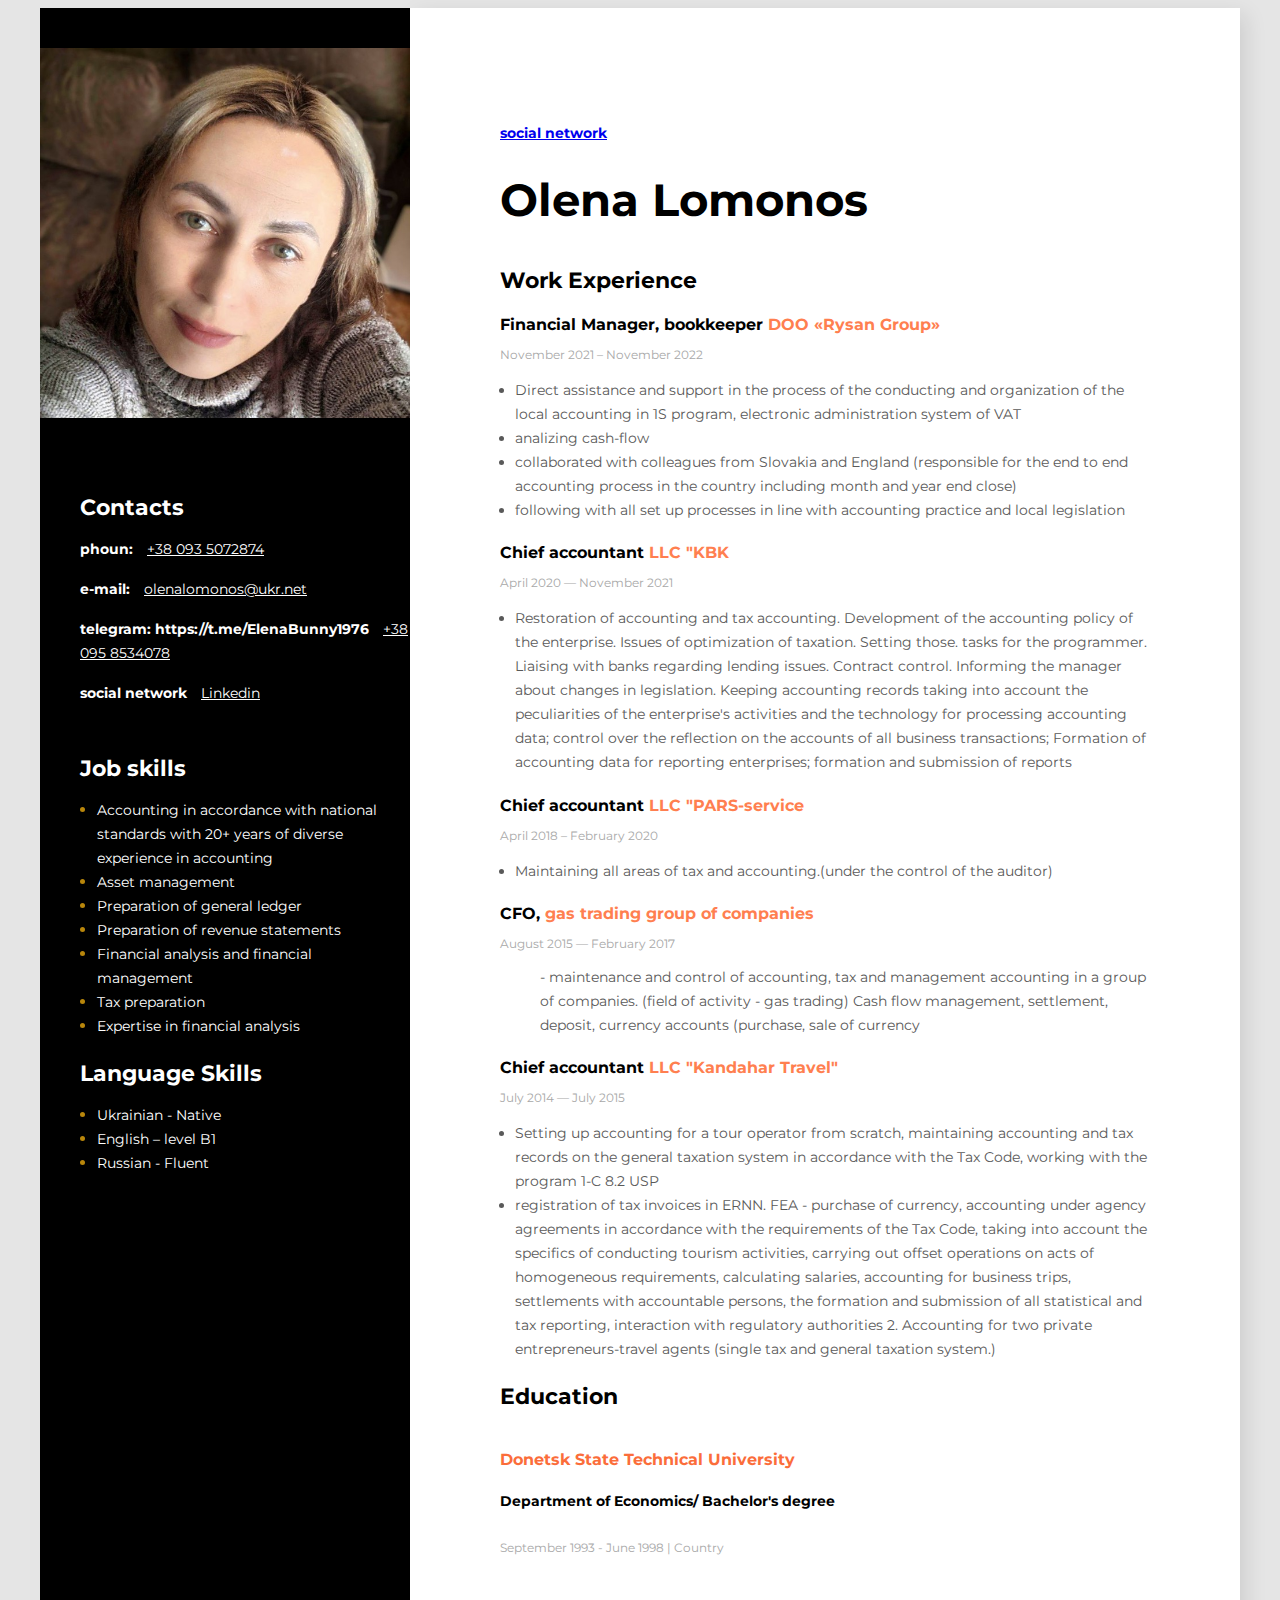
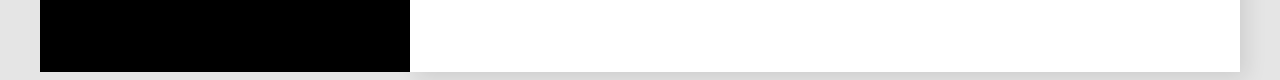
<file: index.html>
<!DOCTYPE html>
<html lang="en">
<head>
    <meta charset="UTF-8">
    <meta http-equiv="X-UA-Compatible" content="IE=edge">
    <meta name="viewport" content="width=device-width, initial-scale=1.0">
    <link rel="preconnect" href="https://fonts.googleapis.com">
    <link rel="preconnect" href="https://fonts.googleapis.com">
    <link rel="preconnect" href="https://fonts.gstatic.com" crossorigin>
    <link href="https://fonts.googleapis.com/css2?family=Montserrat:wght@400;600&display=swap" rel="stylesheet">
    <link rel="stylesheet" href="styles.css">
    <title>Resume</title>
</head>
<body>
    <!--Main-->
    <div class="main">
       <!--Main content-->
        <div class="main-content">
            <!--about user-->
            <div class="about">
                <h2 class="about-position"><a href="https://www.linkedin.com/in/olena-lomonos-1310aa254/?locale=en_US">social network</a></h2>
                <h1 class="about-name">Olena Lomonos</h1>
                <p class="about-description"></p>
            </div>
            
            <!--Work-->
            <div class="work">
                <h3 class="title">Work Experience</h3>
                <!--Company1-->
                <div>
                    <h4 class="work-position">Financial Manager, bookkeeper <span class="organization">DOO  «Rysan Group»</span>  </h4>
                    <p class="period">November 2021 – November 2022</p>
                    <ul class="worklist">
                        <li class="work-list-iten">Direct assistance and support in the process of the conducting and organization of the local accounting in 1S program, electronic administration system of VAT</li>
                        <li class="work-list-iten">analizing cash-flow </li>
                        <li class="work-list-iten">collaborated with colleagues from Slovakia and England (responsible for the end to end accounting process in the country including month and year end close) </li>
                        <li class="work-list-iten">following with all set up processes in line with accounting practice and local legislation </li>
                    </ul>
                </div>
                <!--Company2-->
                <div>
                    <h4 class="work-position">Chief accountant <span class="organization">LLC "KBK</span> </h4>
                    <p class="period">April 2020 — November 2021   </p>
                    <ul class="worklist">
                        <li class="work-list-iten">Restoration of accounting and tax accounting. Development of the accounting policy of the enterprise. Issues of optimization of taxation. Setting those. tasks for the programmer. Liaising with banks regarding lending issues. Contract control. Informing the manager about changes in legislation. Keeping accounting records taking into account the peculiarities of the enterprise's activities and the technology for processing accounting data; control over the reflection on the accounts of all business transactions; Formation of accounting data for reporting enterprises; formation and submission of reports</li>
                                                

                     </ul>

                </div>
                <!--Company3-->
                <div>
                    <h4 class="work-position">Chief accountant <span class="organization">LLC "PARS-service</span> </h4>
                    <p class="period">April 2018 – February 2020   </p>
                    <ul class="worklist">
                        <li class="work-list-iten">Maintaining all areas of tax and accounting.(under the control of the auditor)</li>
                                               

                     </ul>
                </div>
                <!--Company4-->
                <div>
                    <h4 class="work-position">CFO,<span class="organization"> gas trading group of companies</span></h4>
                    <p class="period">August 2015 — February 2017</p>
                    <ul class="work-list-iten">-	maintenance and control of accounting, tax and management accounting in a group of companies. (field of activity - gas trading) Cash flow management, settlement, deposit, currency accounts (purchase, sale of currency</ul>
                </div>
                <!--Company5-->
                <div>
                    <h4 class="work-position">Chief accountant <span class="organization">LLC "Kandahar Travel"</span> </h4>
                    <p class="period">July 2014 — July 2015</p>
                    <ul class="worklist">
                        <li class="work-list-iten">Setting up accounting for a tour operator from scratch, maintaining accounting and tax records on the general taxation system in accordance with the Tax Code, working with the program 1-C 8.2 USP</li>
                        <li class="work-list-iten">registration of tax invoices in ERNN. FEA - purchase of currency, accounting under agency agreements in accordance with the requirements of the Tax Code, taking into account the specifics of conducting tourism activities, carrying out offset operations on acts of homogeneous requirements, calculating salaries, accounting for business trips, settlements with accountable persons, the formation and submission of all statistical and tax reporting, interaction with regulatory authorities 2. Accounting for two private entrepreneurs-travel agents (single tax and general taxation system.)</li>
                    </ul>
                </div>
            </div>
            <!--Education-->
            <div class="education">
                <h3 class="about-education">Education</h3>
                
                    <h4 class="un">Donetsk State Technical University</h4>
                    <h5 class="ec"> Department of Economics/ Bachelor's degree </h5>
                    <p class="date">September 1993 - June 1998   |   Country</p>
                
            </div>
            
        </div>
       <!--Sidebar--> 
       <aside class="sidebar">
        <img src="img/photo_2021-12-21_11-15-42 — копия.jpg" alt="user photo" class="photo"> 
        <!--contacts-->
        <div class="contacts">
            <h3 class="sidebar-title">Contacts</h3>
            <div>
                <p><span class="contact-type">phoun:</span>
                    <a href="tel:+38 093 5072874" class="contact-link">+38 093 5072874</a></p>
                <p><span class="contact-type">e-mail:</span>
                    <a href="mailto:lena02.08.76@ukr.net" class="contact-link">olenalomonos@ukr.net</a> </p>
                <p><span class="contact-type">telegram: https://t.me/ElenaBunny1976</span>
                    <a href="https://t.me/ElenaBunny1976" class="contact-link">+38 095 8534078</a></p></p>
                <p><span class="contact-type">social network </span>
                    <a href="https://www.linkedin.com/in/olena-lomonos-1310aa254/?locale=en_US" class="contact-link">Linkedin</a> </p></p>
                

            </div>

        </div>
        <!--Job skills-->
        <div class="job-skills">
            <h3 class="sidebar-title">Job skills</h3>
            <ul class="job-skills-list">    
                <li class="job-skills-item"> <span class="job-skills-text">Accounting in accordance with national standards with 20+ years of diverse experience in accounting</span> </li>
                <li class="job-skills-item"> <span class="job-skills-text">Asset management</span></li>
                <li class="job-skills-item"> <span class="job-skills-text">Preparation of general ledger</span></li>
                <li class="job-skills-item"> <span class="job-skills-text">Preparation of revenue statements</span></li>
                <li class="job-skills-item"> <span class="job-skills-text">Financial analysis and financial management</span></li>
                <li class="job-skills-item"> <span class="job-skills-text">Tax preparation</span></li>
                <li class="job-skills-item"> <span class="job-skills-text">Expertise in financial analysis</span></li>
            </ul>

        </div>
        <!--Language Skills-->
        <div class="language-skills">
            <h3 class="sidebar-title">Language Skills</h3>
            <ul class="language-skills-list">
                <li class="language-skills-text"> <span class="language-skills-text1">Ukrainian - Native</span></li>
                <li class="language-skills-text"> <span class="language-skills-text1">English – level B1</span></li>
                <li class="language-skills-text"> <span class="language-skills-text1">Russian - Fluent</span></li>
                
        
           </ul>

    
        </div>        
       </aside>
       
    </div>
  
    <script src="1.js"></script>
</body>
</html>
</file>
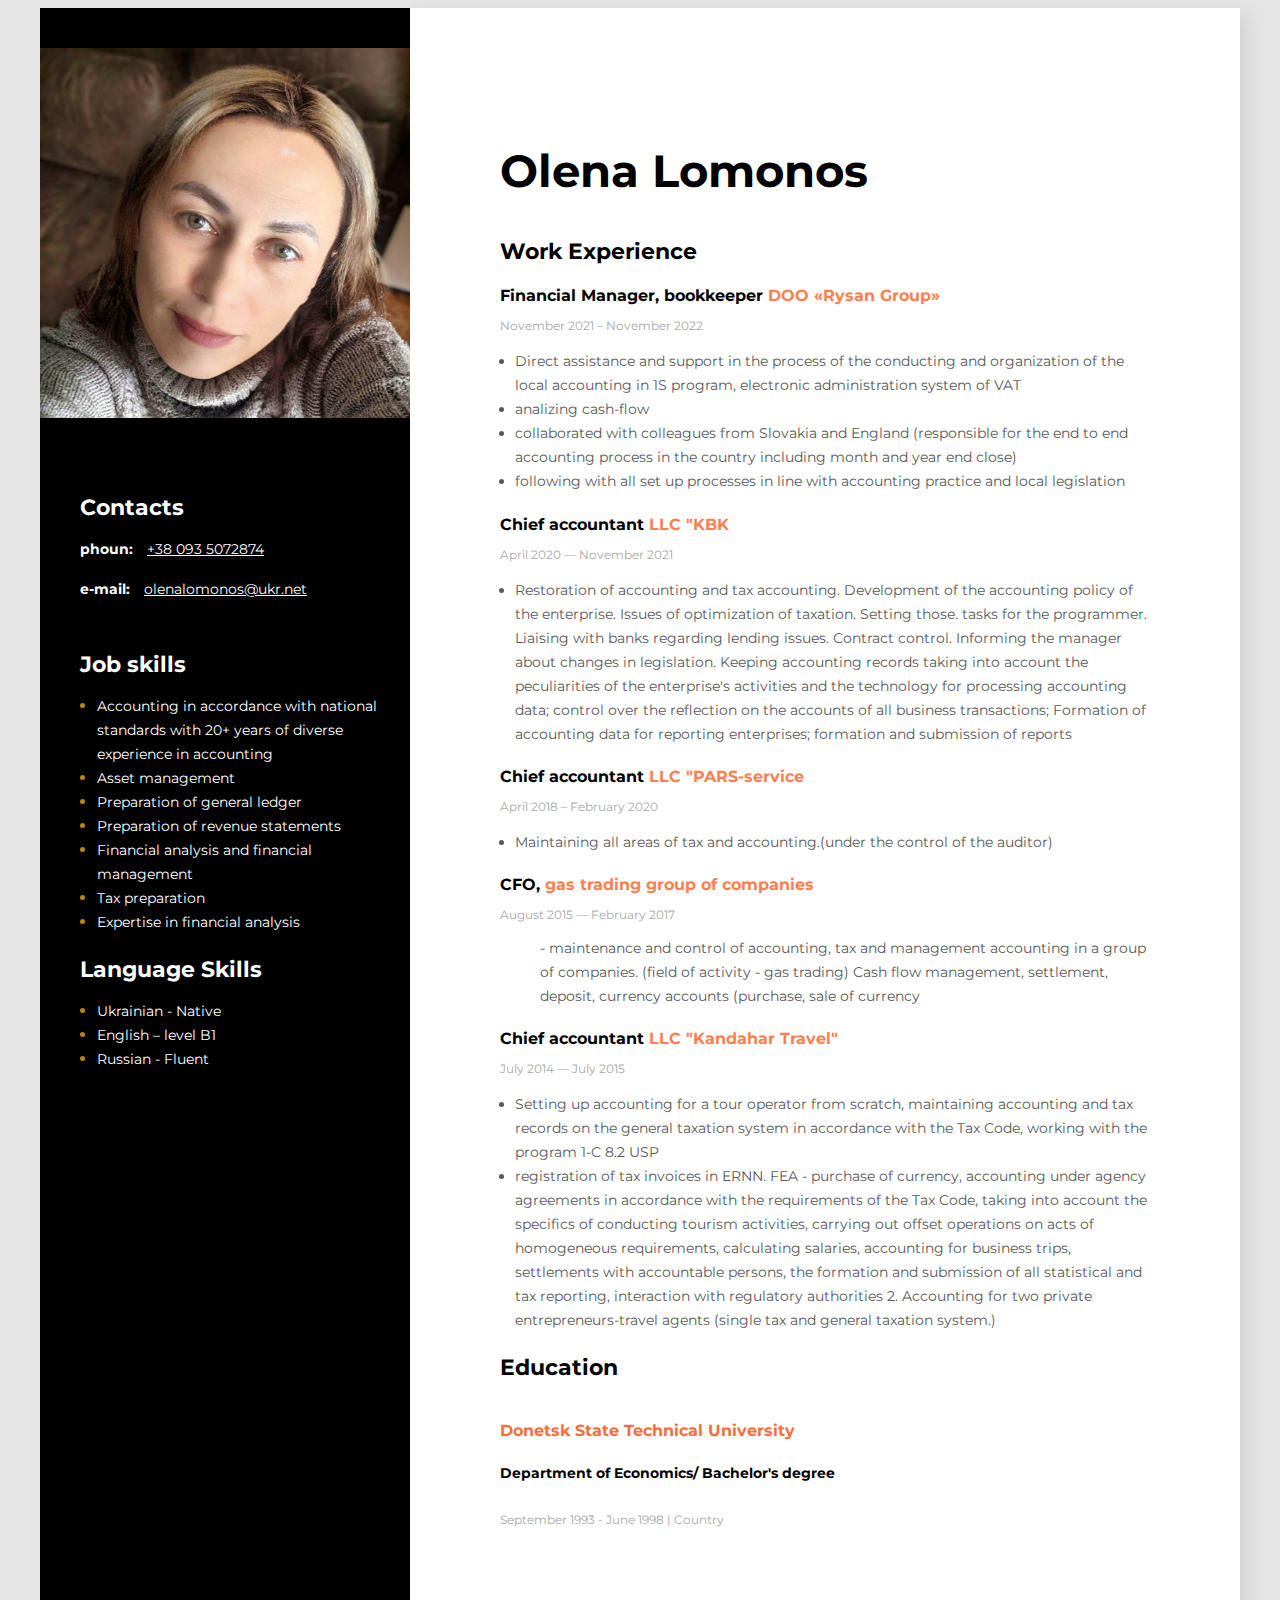
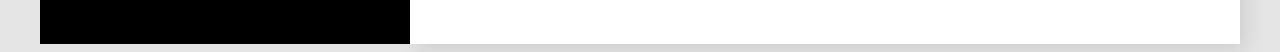
<file: ind.html>
<!DOCTYPE html>
<html lang="en">
<head>
    <meta charset="UTF-8">
    <meta http-equiv="X-UA-Compatible" content="IE=edge">
    <meta name="viewport" content="width=device-width, initial-scale=1.0">
    <link rel="preconnect" href="https://fonts.googleapis.com">
    <link rel="preconnect" href="https://fonts.googleapis.com">
    <link rel="preconnect" href="https://fonts.gstatic.com" crossorigin>
    <link href="https://fonts.googleapis.com/css2?family=Montserrat:wght@400;600&display=swap" rel="stylesheet">
    <link rel="stylesheet" href="styles.css">
    <title>Resume</title>
</head>
<body>
    <!--Main-->
    <div class="main">
       <!--Main content-->
        <div class="main-content">
            <!--about user-->
            <div class="about">
                <h2 class="about-position"></h2>
                <h1 class="about-name">Olena Lomonos</h1>
                <p class="about-description"></p>
            </div>
            
            <!--Work-->
            <div class="work">
                <h3 class="title">Work Experience</h3>
                <!--Company1-->
                <div>
                    <h4 class="work-position">Financial Manager, bookkeeper <span class="organization">DOO  «Rysan Group»</span>  </h4>
                    <p class="period">November 2021 – November 2022</p>
                    <ul class="worklist">
                        <li class="work-list-iten">Direct assistance and support in the process of the conducting and organization of the local accounting in 1S program, electronic administration system of VAT</li>
                        <li class="work-list-iten">analizing cash-flow </li>
                        <li class="work-list-iten">collaborated with colleagues from Slovakia and England (responsible for the end to end accounting process in the country including month and year end close) </li>
                        <li class="work-list-iten">following with all set up processes in line with accounting practice and local legislation </li>
                    </ul>
                </div>
                <!--Company2-->
                <div>
                    <h4 class="work-position">Chief accountant <span class="organization">LLC "KBK</span> </h4>
                    <p class="period">April 2020 — November 2021   </p>
                    <ul class="worklist">
                        <li class="work-list-iten">Restoration of accounting and tax accounting. Development of the accounting policy of the enterprise. Issues of optimization of taxation. Setting those. tasks for the programmer. Liaising with banks regarding lending issues. Contract control. Informing the manager about changes in legislation. Keeping accounting records taking into account the peculiarities of the enterprise's activities and the technology for processing accounting data; control over the reflection on the accounts of all business transactions; Formation of accounting data for reporting enterprises; formation and submission of reports</li>
                                                

                     </ul>

                </div>
                <!--Company3-->
                <div>
                    <h4 class="work-position">Chief accountant <span class="organization">LLC "PARS-service</span> </h4>
                    <p class="period">April 2018 – February 2020   </p>
                    <ul class="worklist">
                        <li class="work-list-iten">Maintaining all areas of tax and accounting.(under the control of the auditor)</li>
                                               

                     </ul>
                </div>
                <!--Company4-->
                <div>
                    <h4 class="work-position">CFO,<span class="organization"> gas trading group of companies</span></h4>
                    <p class="period">August 2015 — February 2017</p>
                    <ul class="work-list-iten">-	maintenance and control of accounting, tax and management accounting in a group of companies. (field of activity - gas trading) Cash flow management, settlement, deposit, currency accounts (purchase, sale of currency</ul>
                </div>
                <!--Company5-->
                <div>
                    <h4 class="work-position">Chief accountant <span class="organization">LLC "Kandahar Travel"</span> </h4>
                    <p class="period">July 2014 — July 2015</p>
                    <ul class="worklist">
                        <li class="work-list-iten">Setting up accounting for a tour operator from scratch, maintaining accounting and tax records on the general taxation system in accordance with the Tax Code, working with the program 1-C 8.2 USP</li>
                        <li class="work-list-iten">registration of tax invoices in ERNN. FEA - purchase of currency, accounting under agency agreements in accordance with the requirements of the Tax Code, taking into account the specifics of conducting tourism activities, carrying out offset operations on acts of homogeneous requirements, calculating salaries, accounting for business trips, settlements with accountable persons, the formation and submission of all statistical and tax reporting, interaction with regulatory authorities 2. Accounting for two private entrepreneurs-travel agents (single tax and general taxation system.)</li>
                    </ul>
                </div>
            </div>
            <!--Education-->
            <div class="education">
                <h3 class="about-education">Education</h3>
                
                    <h4 class="un">Donetsk State Technical University</h4>
                    <h5 class="ec"> Department of Economics/ Bachelor's degree </h5>
                    <p class="date">September 1993 - June 1998   |   Country</p>
                
            </div>
            
        </div>
       <!--Sidebar--> 
       <aside class="sidebar">
        <img src="img/photo_2021-12-21_11-15-42 — копия.jpg" alt="user photo" class="photo"> 
        <!--contacts-->
        <div class="contacts">
            <h3 class="sidebar-title">Contacts</h3>
            <div>
                <p><span class="contact-type">phoun:</span>
                    <a href="tel:+38 095 8534078" class="contact-link">+38 093 5072874</a></p>
                <p><span class="contact-type">e-mail:</span>
                    <a href="mailto:lena02.08.76@ukr.net" class="contact-link">olenalomonos@ukr.net</a> </p>    
            </div>

        </div>
        <!--Job skills-->
        <div class="job-skills">
            <h3 class="sidebar-title">Job skills</h3>
            <ul class="job-skills-list">    
                <li class="job-skills-item"> <span class="job-skills-text">Accounting in accordance with national standards with 20+ years of diverse experience in accounting</span> </li>
                <li class="job-skills-item"> <span class="job-skills-text">Asset management</span></li>
                <li class="job-skills-item"> <span class="job-skills-text">Preparation of general ledger</span></li>
                <li class="job-skills-item"> <span class="job-skills-text">Preparation of revenue statements</span></li>
                <li class="job-skills-item"> <span class="job-skills-text">Financial analysis and financial management</span></li>
                <li class="job-skills-item"> <span class="job-skills-text">Tax preparation</span></li>
                <li class="job-skills-item"> <span class="job-skills-text">Expertise in financial analysis</span></li>
            </ul>

        </div>
        <!--Language Skills-->
        <div class="language-skills">
            <h3 class="sidebar-title">Language Skills</h3>
            <ul class="language-skills-list">
                <li class="language-skills-text"> <span class="language-skills-text1">Ukrainian - Native</span></li>
                <li class="language-skills-text"> <span class="language-skills-text1">English – level B1</span></li>
                <li class="language-skills-text"> <span class="language-skills-text1">Russian - Fluent</span></li>
                
        
           </ul>

    
        </div>        
       </aside>
       
    </div>
  
    <script src="1.js"></script>
</body>
</html>
</file>
<file: styles.css>
body{
    font-family: 'Montserrat', sans-serif;
    background-color: #E5E5E5;
}

/* main styles */

.main{
    display:flex ;
    flex-direction: row-reverse;    
    width: 1200px;
    margin: 0 auto;
    
}

.main-content{
    background:  #FFFFFF;;
    box-shadow: 6px 6px 20px rgba(0, 0, 0, 0.1);
    padding: 105px 90px;
}

/* about styles */

.about{
   margin-bottom: 40px;
}
.about-position{
    font-style: normal;
    font-weight: bold;
    font-size: 14px;
    line-height: 17px;
    color: #000000;
    margin-bottom: 20px;
}
.about-name{
    font-style: normal;
    font-weight: bold;
    font-size: 45px;
    line-height: 55px;
    color: #000000;
    margin-bottom: 25px;
}
.about-description{
    font-style: normal;
    font-weight: normal;
    font-size: 14px;
    line-height: 24px;
    color: #595959;
    width: 400px;
}
/* project styles */
.prodjects{
   
}

.title{
font-style: normal;
font-weight:bold;
font-size: 22px;
line-height: 27px;
color: 000000;
margin-bottom: 10px;
}

/* work styles */
.work{
    
}
.work-position{
font-style: normal;
font-weight:bold;
font-size: 16px;
line-height: 20px;
color: #000000;
margin-bottom: 10px;
}
.organization{
    font-weight:bold;
    font-size: 16px;
    line-height: 20px;
    color: coral;
}
.period{
font-style: normal;
font-weight: normal;
font-size: 12px;
line-height: 15px;
color: #A8A8A8;
margin-bottom: 10px;
}

.worklist{
    padding: 0;
    margin-left: 15px;
}

.work-list-iten{font-style: normal;
    font-weight: normal;
    font-size: 14px;
    line-height: 24px;     
        color: #595959;   
}

/* education styles */
.education{
    font-style: normal;
    font-weight: normal;
    font-size: 22px;
    line-height: 27px;
}
.about-education{
    font-style: normal;
    font-weight: bold;
    font-size: 22px;
    line-height: 27px;
    color: #000000;
    margin-bottom: 12px;
}

.ec{
    font-style: normal;
    font-weight: bold;
    font-size: 14px;
    line-height: 17px;
    color: #000000;
    margin-bottom: 30px;
}

.un{
    font-style: normal;
font-weight: bold;
font-size: 16px;
line-height: 20px;
color: #FB6D3A;
margin-top: 40px;
}
.date{
    font-style: normal;
font-weight: 400 normal;
font-size: 12px;
line-height: 15px;
color: #A8A8A8;

}

/* .sidebar styles */

.sidebar{
    background-color: black;
    padding-top: 40px;
    width: 370px;
}
.photo{
    width: 370px;
    margin-bottom: 50px;
}
.contacts,.job-skills,.language-skills{
    margin-left: 40px;
}
.contacts{
    margin-bottom: 50px;
}

.sidebar-title{
    color:white;
    font-style:normal ;
    font-weight:bold ;
    font-size: 22px;
    line-height: 27px;
    margin-bottom: 10px;
}

.contact-type{
    font-style:normal ;
    font-weight:bold ;
    font-size: 14px;
    line-height: 24px;
    color: #ffffff;
    margin-right: 10px;
}

.contact-link{
    font-style:normal ;
    font-weight:normal ;
    font-size: 14px;
    line-height: 24px;
    color: #ffffff; 
}
.job-skills-list{
    color: #ffffff;
    padding: 0;
    margin-left:17px;
}
.language-skills-list{
    color: #ffffff;
    padding: 0;
    margin-left:17px;
}
.job-skills-item{
    color: darkgoldenrod;
}
.job-skills-text{
    color: white;
    font-style:normal ;
    font-weight:normal ;
    font-size: 14px;
    line-height: 24px;
}
.language-skills-text{
    color: darkgoldenrod;
}

.language-skills-text1{
    color: white;
    font-style:normal ;
    font-weight:normal ;
    font-size: 14px;
    line-height: 24px;
}
</file>
